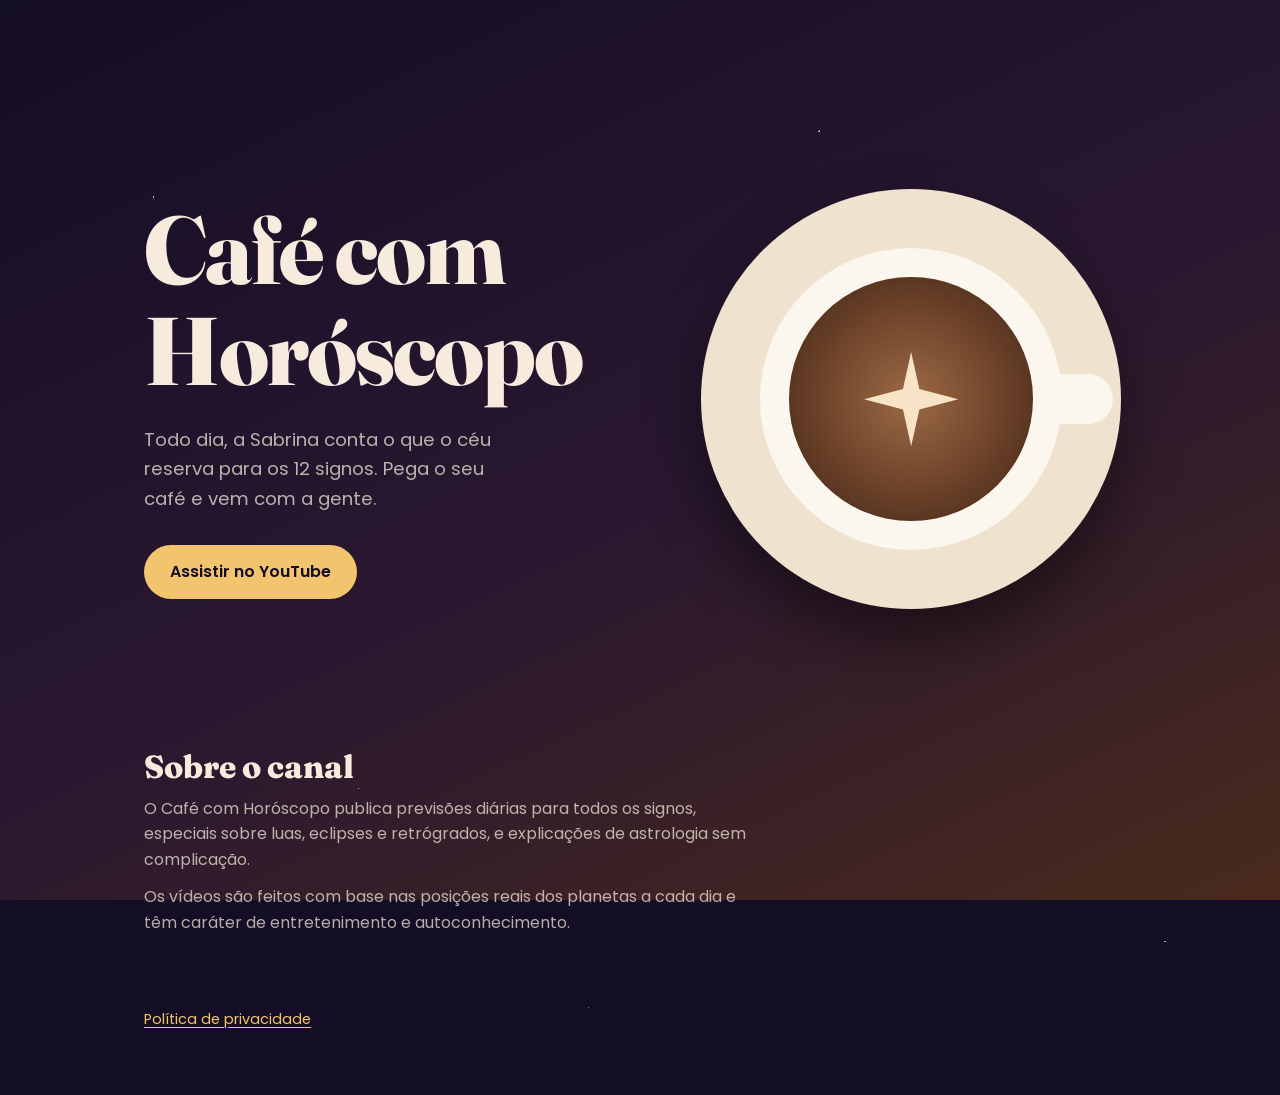
<file: index.html>
<!doctype html>
<html lang="pt-BR">
<head>
  <meta charset="utf-8">
  <meta name="viewport" content="width=device-width, initial-scale=1">
  <title>Café com Horóscopo</title>
  <meta name="description" content="Previsões diárias para os 12 signos, com a Sabrina, no YouTube.">
  <link rel="preconnect" href="https://fonts.googleapis.com">
  <link rel="preconnect" href="https://fonts.gstatic.com" crossorigin>
  <link href="https://fonts.googleapis.com/css2?family=Fraunces:opsz,wght@9..144,800&family=Poppins:wght@400;600&display=swap" rel="stylesheet">
  <link rel="stylesheet" href="estilo.css">
  <link rel="icon" href="data:image/svg+xml,<svg xmlns='http://www.w3.org/2000/svg' viewBox='0 0 100 100'><text y='.9em' font-size='90'>☕</text></svg>">
</head>
<body>
  <main class="envelope">
    <section class="capa">
      <div>
        <h1>Café com Horóscopo</h1>
        <p>Todo dia, a Sabrina conta o que o céu reserva para os 12 signos. Pega o seu café e vem com a gente.</p>
        <a class="botao" href="https://www.youtube.com/@Caf%C3%A9ComHor%C3%B3scopo">Assistir no YouTube</a>
      </div>
      <div class="xicara" aria-hidden="true">
        <div class="pires"></div>
        <div class="alca"></div>
        <div class="borda"></div>
        <div class="cafe">
          <svg viewBox="0 0 100 100"><path d="M50 4 L58 40 L96 50 L58 60 L50 96 L42 60 L4 50 L42 40 Z" fill="#f7e3c6"/></svg>
        </div>
      </div>
    </section>

    <section class="sobre">
      <h2>Sobre o canal</h2>
      <p>O Café com Horóscopo publica previsões diárias para todos os signos, especiais sobre luas, eclipses e retrógrados, e explicações de astrologia sem complicação.</p>
      <p>Os vídeos são feitos com base nas posições reais dos planetas a cada dia e têm caráter de entretenimento e autoconhecimento.</p>
    </section>

    <footer class="rodape">
      <a href="privacidade.html">Política de privacidade</a>
    </footer>
  </main>
</body>
</html>
</file>
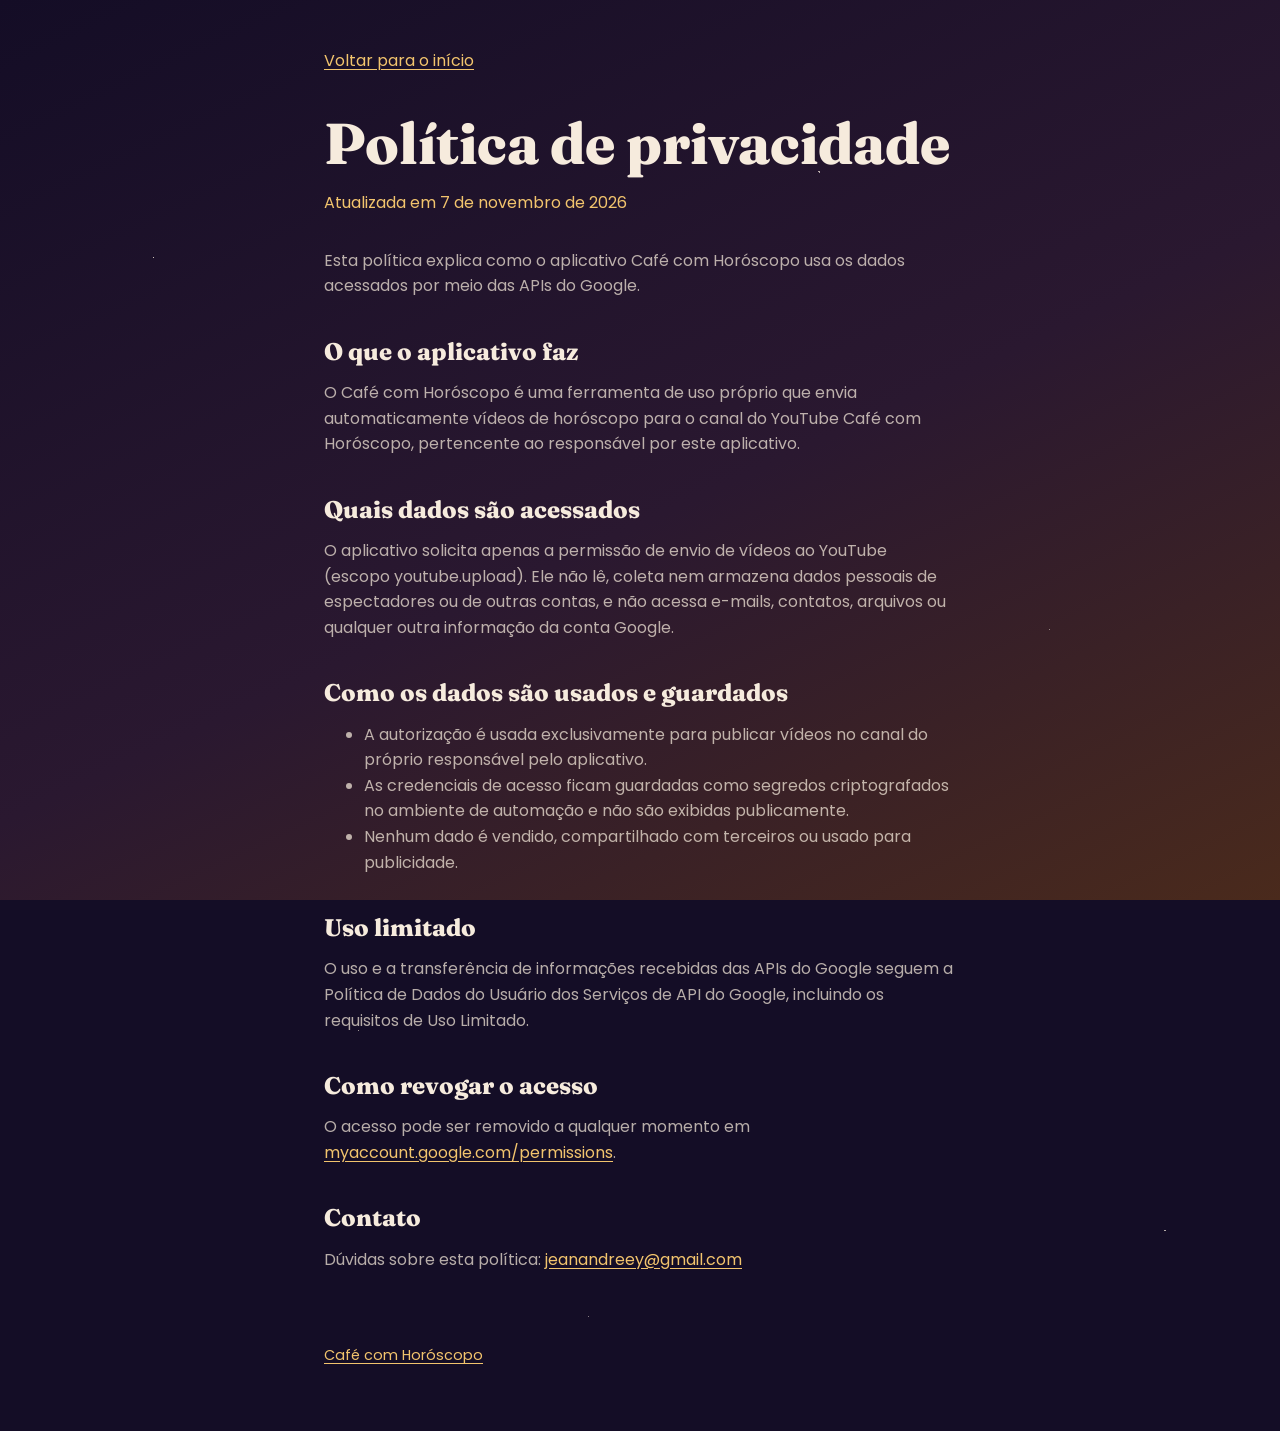
<file: privacidade.html>
<!doctype html>
<html lang="pt-BR">
<head>
  <meta charset="utf-8">
  <meta name="viewport" content="width=device-width, initial-scale=1">
  <title>Política de privacidade — Café com Horóscopo</title>
  <link rel="preconnect" href="https://fonts.googleapis.com">
  <link rel="preconnect" href="https://fonts.gstatic.com" crossorigin>
  <link href="https://fonts.googleapis.com/css2?family=Fraunces:opsz,wght@9..144,800&family=Poppins:wght@400;600&display=swap" rel="stylesheet">
  <link rel="stylesheet" href="estilo.css">
  <link rel="icon" href="data:image/svg+xml,<svg xmlns='http://www.w3.org/2000/svg' viewBox='0 0 100 100'><text y='.9em' font-size='90'>☕</text></svg>">
</head>
<body>
  <main class="envelope texto">
    <a class="voltar" href="./">Voltar para o início</a>
    <h1>Política de privacidade</h1>
    <p class="data">Atualizada em 7 de novembro de 2026</p>

    <p>Esta política explica como o aplicativo Café com Horóscopo usa os dados acessados por meio das APIs do Google.</p>

    <h2>O que o aplicativo faz</h2>
    <p>O Café com Horóscopo é uma ferramenta de uso próprio que envia automaticamente vídeos de horóscopo para o canal do YouTube Café com Horóscopo, pertencente ao responsável por este aplicativo.</p>

    <h2>Quais dados são acessados</h2>
    <p>O aplicativo solicita apenas a permissão de envio de vídeos ao YouTube (escopo youtube.upload). Ele não lê, coleta nem armazena dados pessoais de espectadores ou de outras contas, e não acessa e-mails, contatos, arquivos ou qualquer outra informação da conta Google.</p>

    <h2>Como os dados são usados e guardados</h2>
    <ul>
      <li>A autorização é usada exclusivamente para publicar vídeos no canal do próprio responsável pelo aplicativo.</li>
      <li>As credenciais de acesso ficam guardadas como segredos criptografados no ambiente de automação e não são exibidas publicamente.</li>
      <li>Nenhum dado é vendido, compartilhado com terceiros ou usado para publicidade.</li>
    </ul>

    <h2>Uso limitado</h2>
    <p>O uso e a transferência de informações recebidas das APIs do Google seguem a Política de Dados do Usuário dos Serviços de API do Google, incluindo os requisitos de Uso Limitado.</p>

    <h2>Como revogar o acesso</h2>
    <p>O acesso pode ser removido a qualquer momento em <a href="https://myaccount.google.com/permissions">myaccount.google.com/permissions</a>.</p>

    <h2>Contato</h2>
    <p>Dúvidas sobre esta política: <a href="mailto:jeanandreey@gmail.com">jeanandreey@gmail.com</a></p>

    <footer class="rodape"><a href="./">Café com Horóscopo</a></footer>
  </main>
</body>
</html>
</file>
<file: estilo.css>
:root {
  color-scheme: dark;
  --noite: #140d26;
  --noite-2: #2a1830;
  --cafe: #4a2a1c;
  --creme: #f6ebdd;
  --creme-suave: rgba(246, 235, 221, 0.72);
  --dourado: #f2c46d;
  --espuma: #f7e3c6;
}
* { box-sizing: border-box; }
html { background: var(--noite); }
body {
  margin: 0;
  min-height: 100vh;
  font-family: "Poppins", system-ui, -apple-system, "Segoe UI", sans-serif;
  color: var(--creme);
  background:
    radial-gradient(1.5px 1.5px at 12% 18%, rgba(246,235,221,.8) 50%, transparent 51%),
    radial-gradient(1px 1px at 28% 72%, rgba(246,235,221,.6) 50%, transparent 51%),
    radial-gradient(2px 2px at 64% 12%, rgba(246,235,221,.7) 50%, transparent 51%),
    radial-gradient(1px 1px at 82% 44%, rgba(246,235,221,.5) 50%, transparent 51%),
    radial-gradient(1.5px 1.5px at 91% 86%, rgba(246,235,221,.7) 50%, transparent 51%),
    radial-gradient(1px 1px at 46% 92%, rgba(246,235,221,.5) 50%, transparent 51%),
    linear-gradient(155deg, var(--noite) 0%, var(--noite-2) 55%, var(--cafe) 100%) fixed;
  line-height: 1.6;
}
a { color: var(--dourado); text-underline-offset: 3px; }
a:focus-visible { outline: 2px solid var(--dourado); outline-offset: 4px; border-radius: 4px; }
h1, h2 { font-family: "Fraunces", Georgia, "Times New Roman", serif; font-weight: 800; line-height: 1.05; margin: 0; }
.envelope { max-width: 1040px; margin: 0 auto; padding: 48px 24px 64px; }
.rodape { color: var(--creme-suave); font-size: 0.9rem; margin-top: 72px; }

/* Página inicial */
.capa { display: grid; grid-template-columns: 1.1fr 1fr; gap: 48px; align-items: center; min-height: 78vh; }
.capa h1 { font-size: clamp(3rem, 8vw, 6rem); letter-spacing: -0.02em; }
.capa p { font-size: 1.15rem; color: var(--creme-suave); max-width: 34ch; margin: 24px 0 32px; }
.botao {
  display: inline-block; padding: 14px 26px; border-radius: 999px;
  background: var(--dourado); color: var(--noite); font-weight: 600; text-decoration: none;
}
.botao:hover { background: var(--espuma); }
.xicara { isolation: isolate; position: relative; width: min(100%, 420px); aspect-ratio: 1; margin-inline: auto; }
.xicara .pires { position: absolute; inset: 0; border-radius: 50%; background: #efe2cf; box-shadow: 0 30px 60px rgba(0,0,0,.45); }
.xicara .borda { position: absolute; inset: 14%; border-radius: 50%; background: #fbf6ee; }
.xicara .cafe {
  position: absolute; inset: 21%; border-radius: 50%;
  background: radial-gradient(circle at 50% 50%, #9c6a45 0%, #6b4128 55%, #3a2215 100%);
  display: grid; place-items: center;
}
.xicara .cafe svg { width: 42%; height: 42%; }
.xicara .alca { position: absolute; right: 2%; top: 44%; width: 28%; height: 12%; border-radius: 999px; background: #fbf6ee; }
.sobre { max-width: 62ch; }
.sobre h2 { font-size: 2rem; margin-bottom: 12px; }
.sobre p { color: var(--creme-suave); margin: 0 0 12px; }

/* Política */
.texto { max-width: 68ch; }
.texto h1 { font-size: clamp(2.4rem, 6vw, 3.6rem); margin-bottom: 8px; }
.texto h2 { font-size: 1.5rem; margin: 40px 0 10px; }
.texto p, .texto li { color: var(--creme-suave); }
.texto .data { color: var(--dourado); margin-bottom: 32px; }
.voltar { display: inline-block; margin-bottom: 40px; }

@media (max-width: 760px) {
  .capa { grid-template-columns: 1fr; min-height: auto; gap: 40px; padding-top: 24px; }
  .xicara { width: 72%; }
}
@media (prefers-reduced-motion: no-preference) {
  .xicara .cafe svg { animation: girar 60s linear infinite; }
  @keyframes girar { to { transform: rotate(360deg); } }
}
</file>
